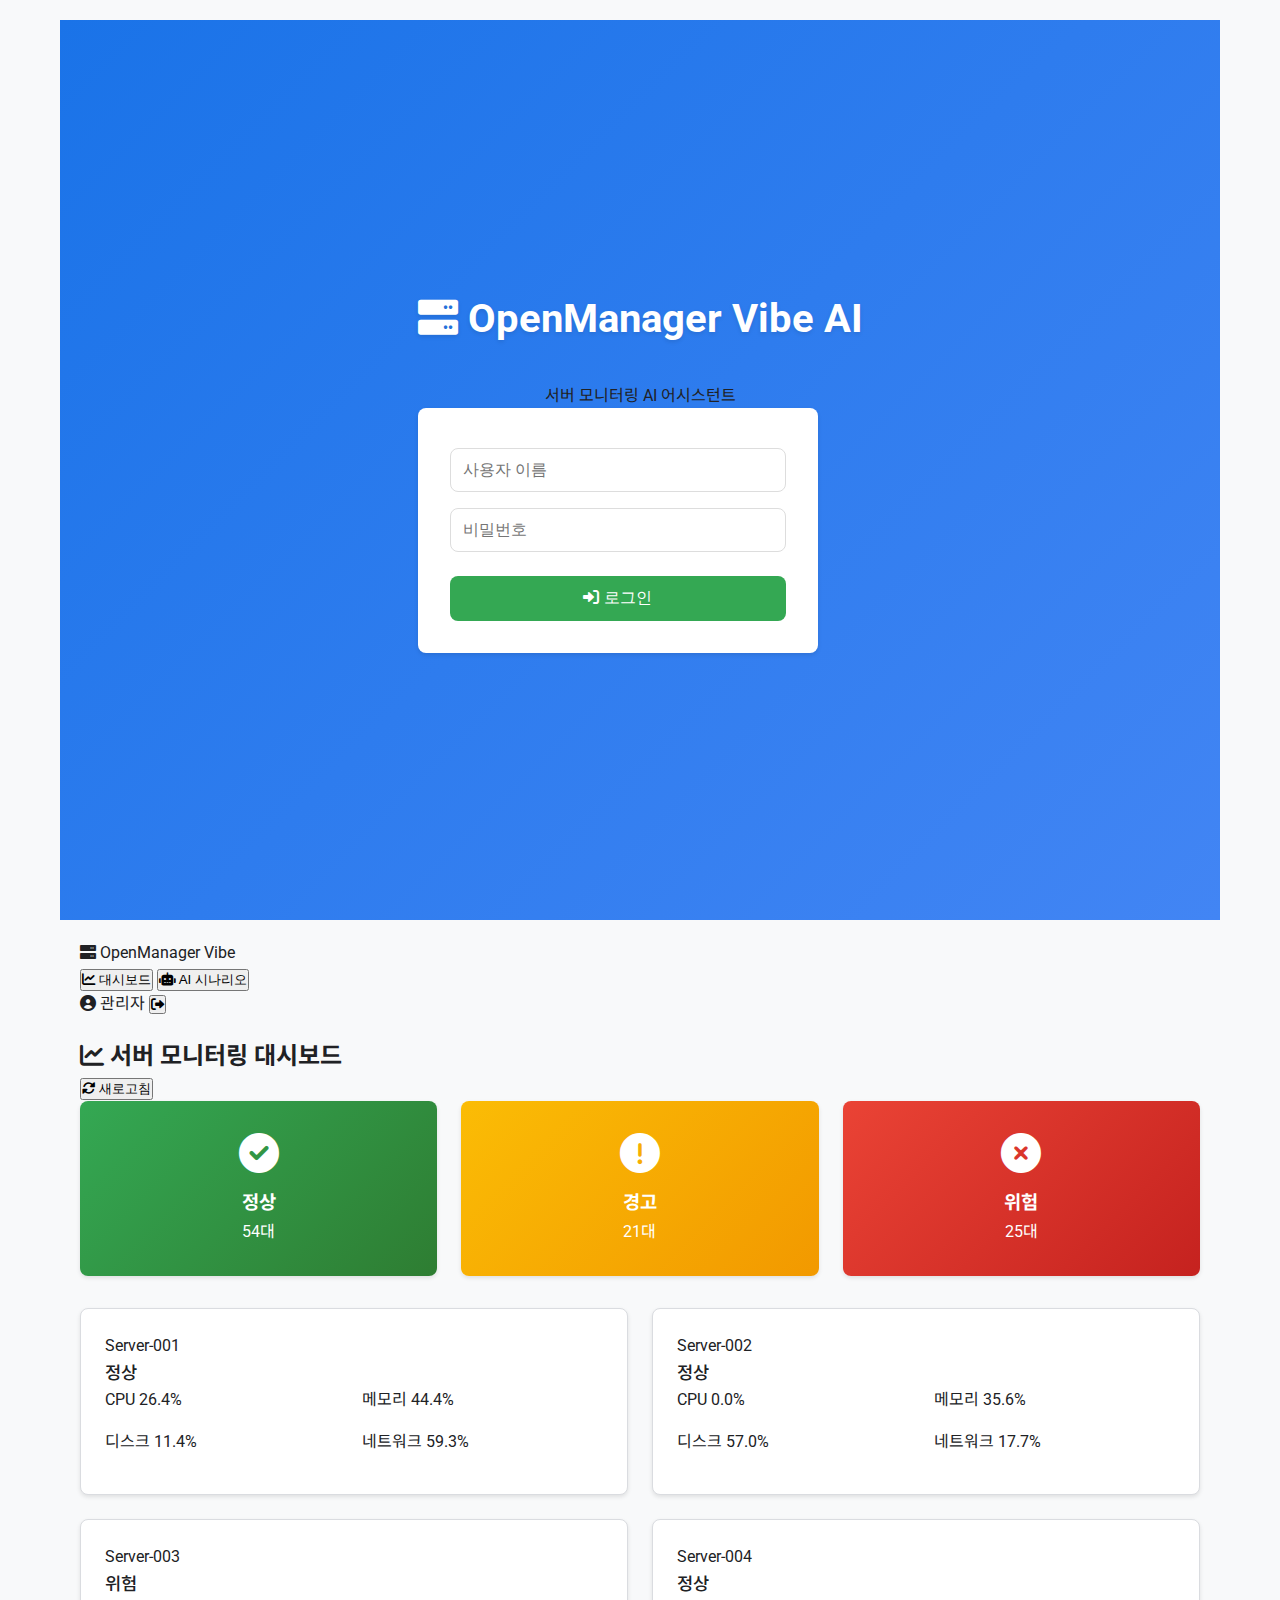
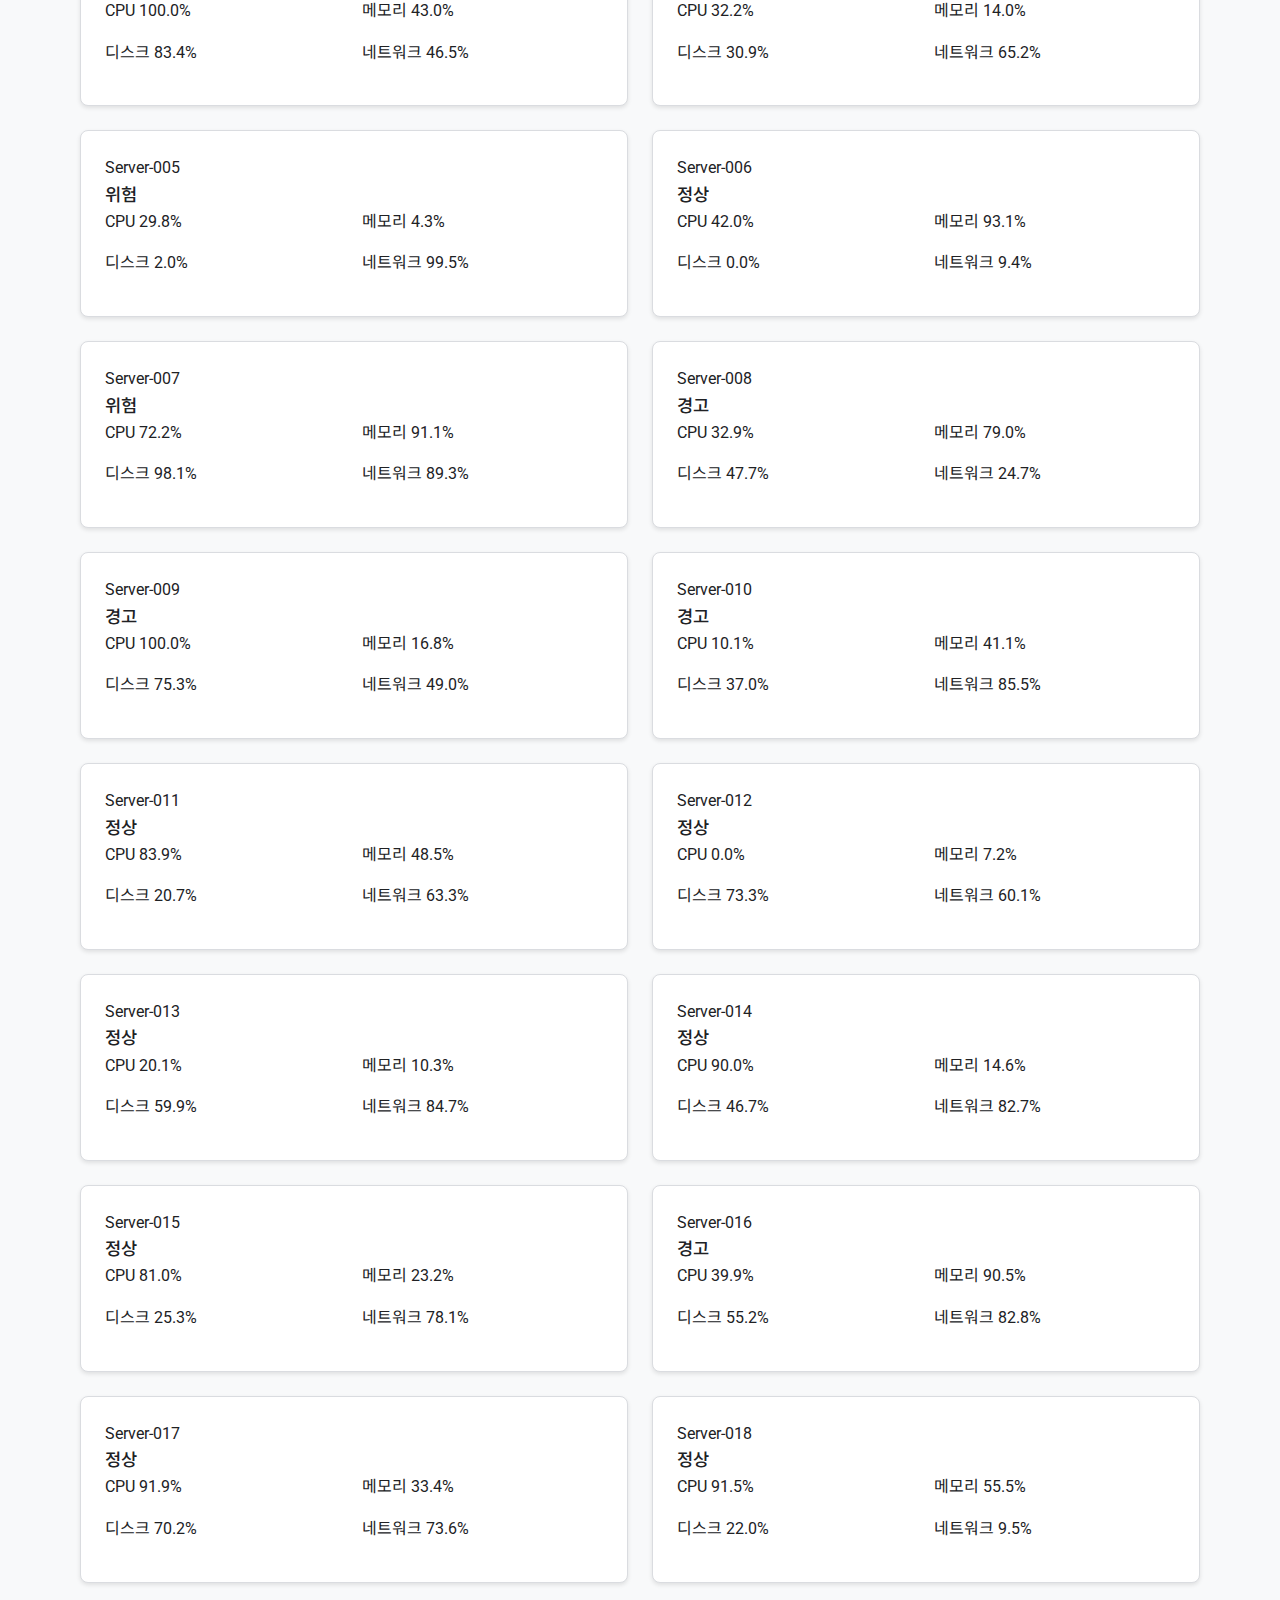
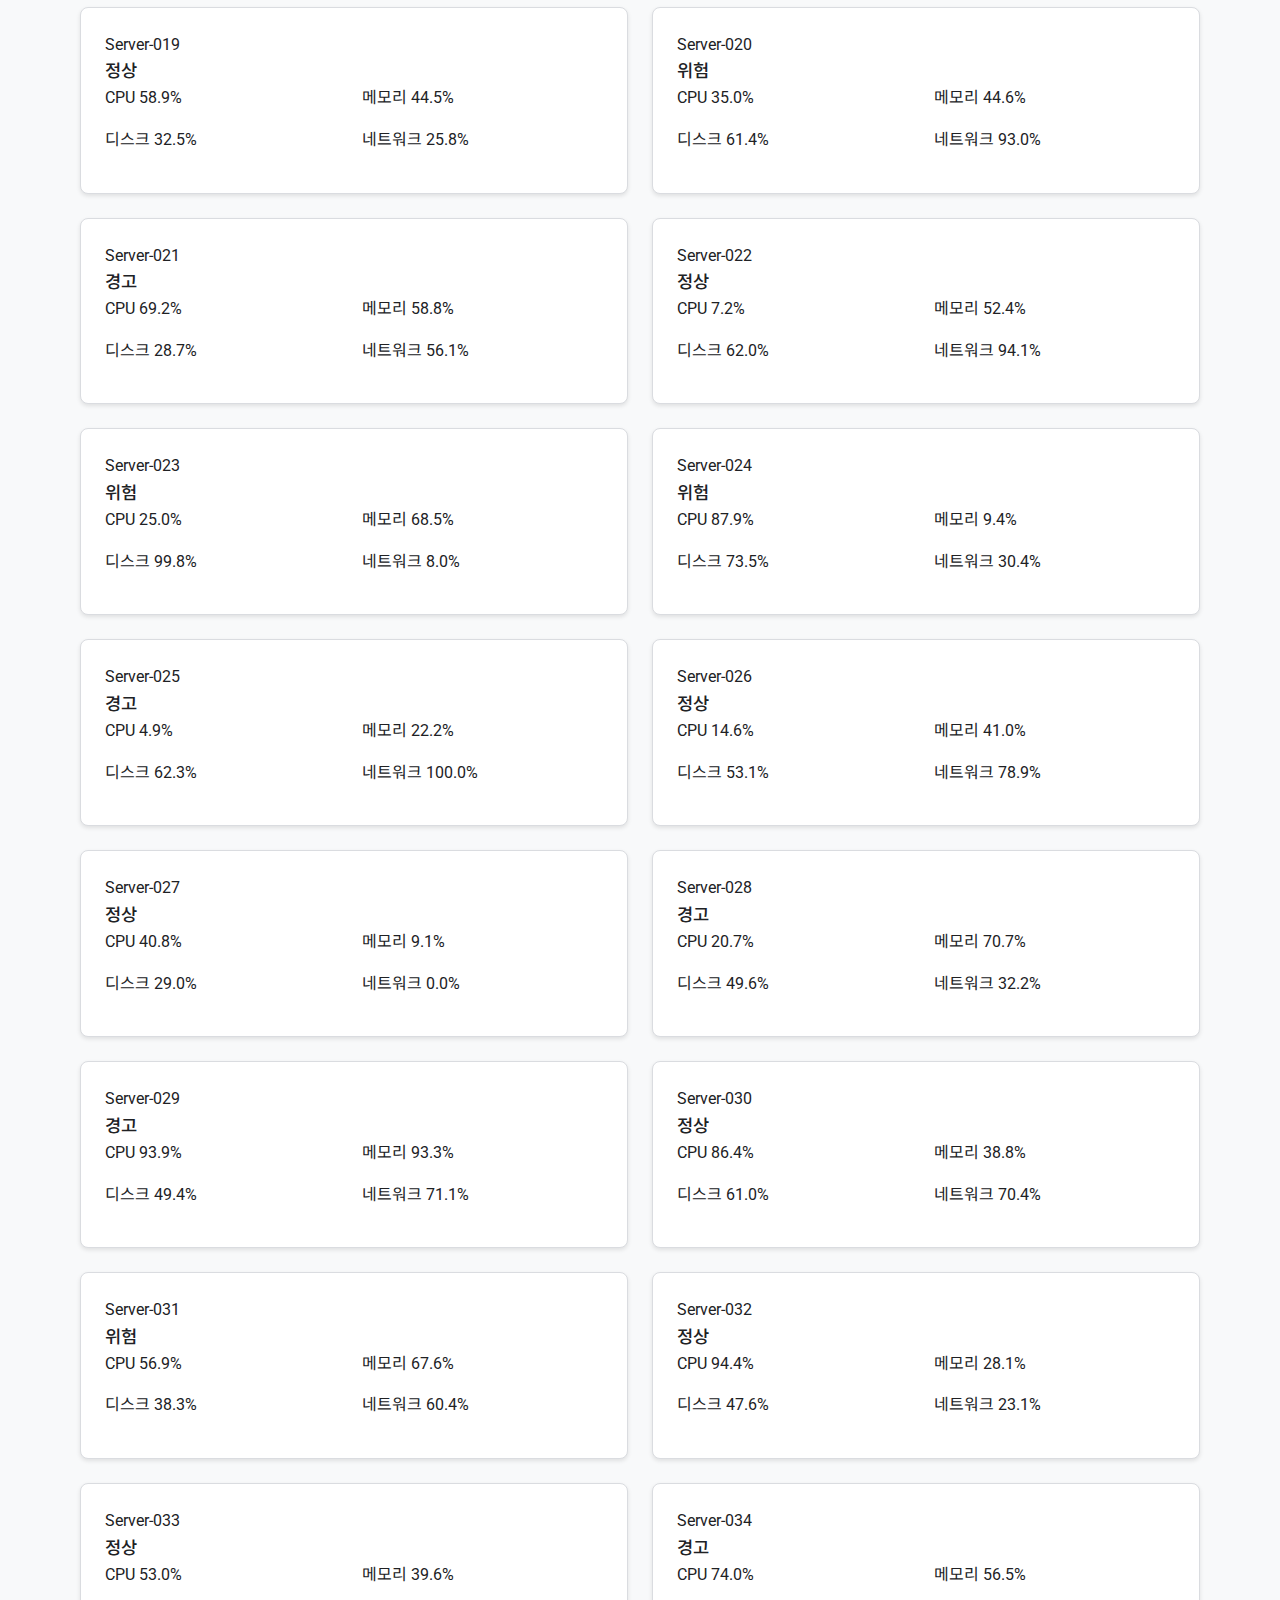
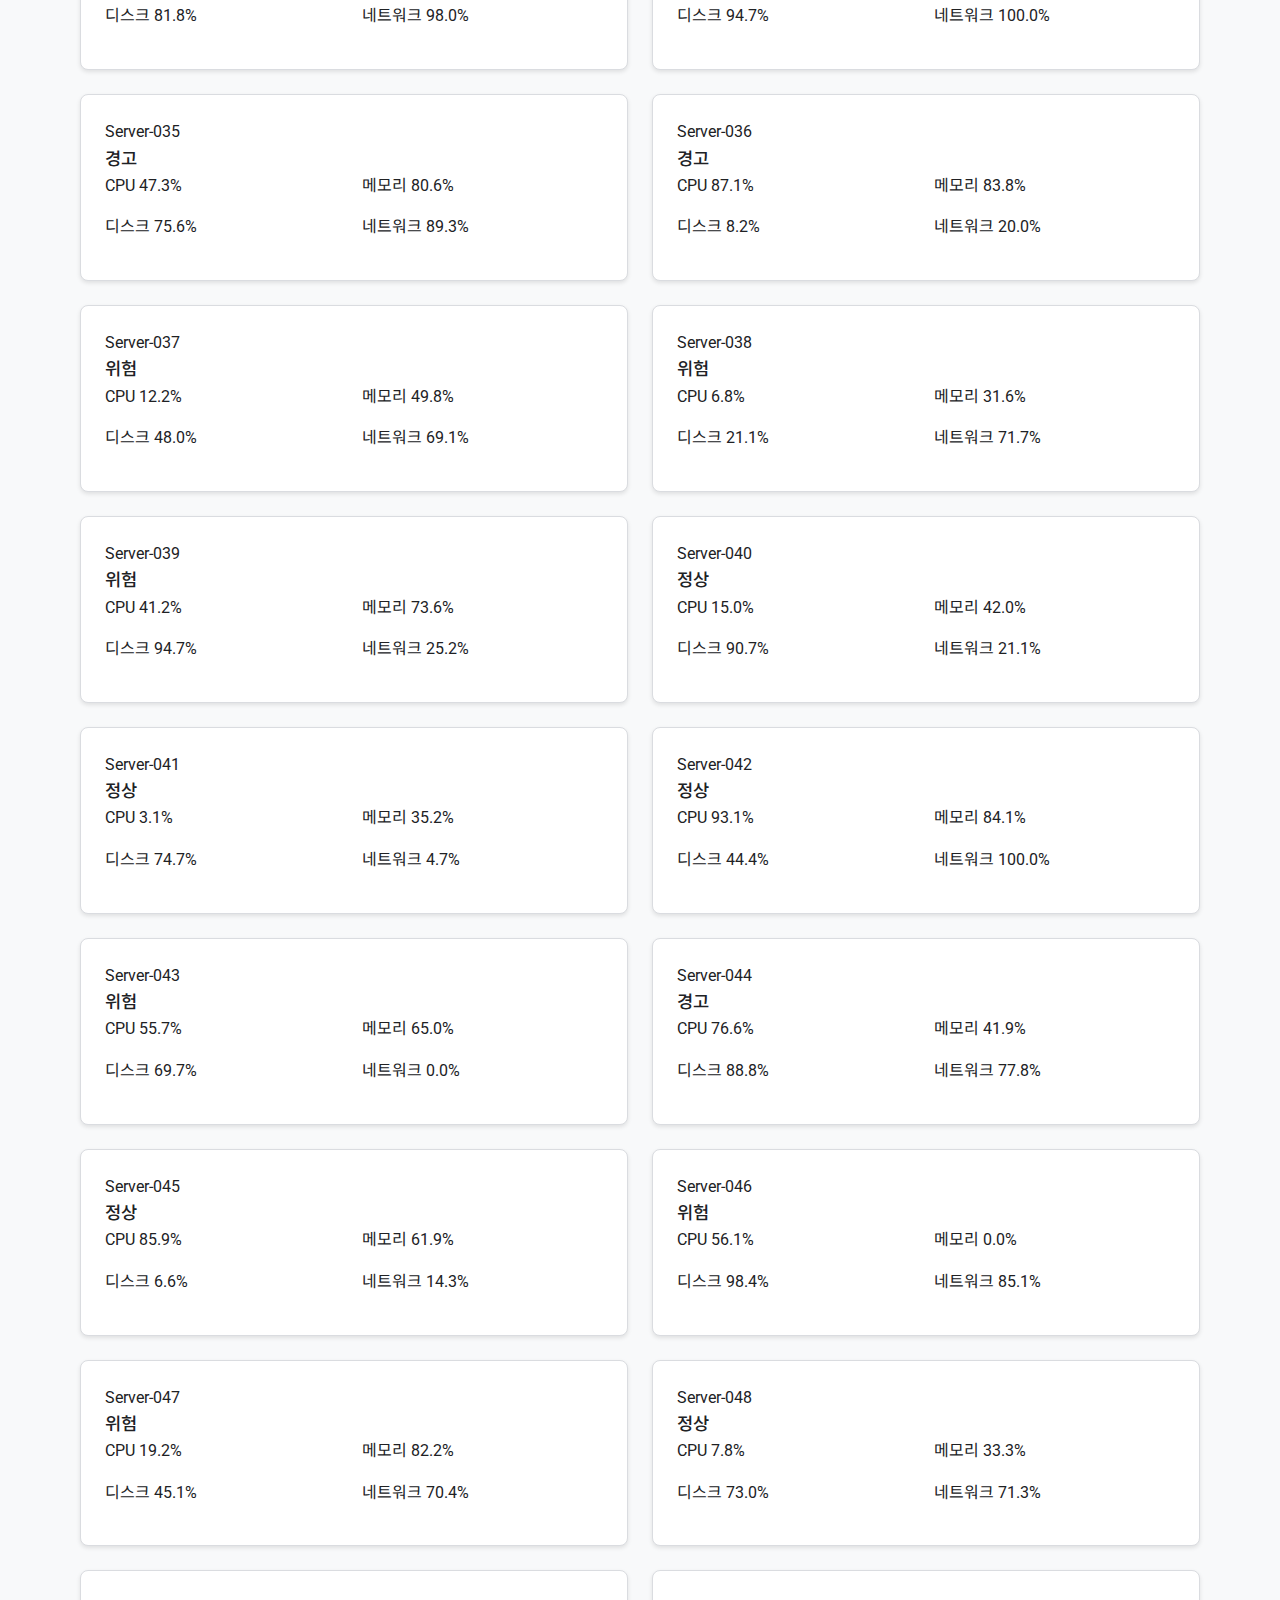
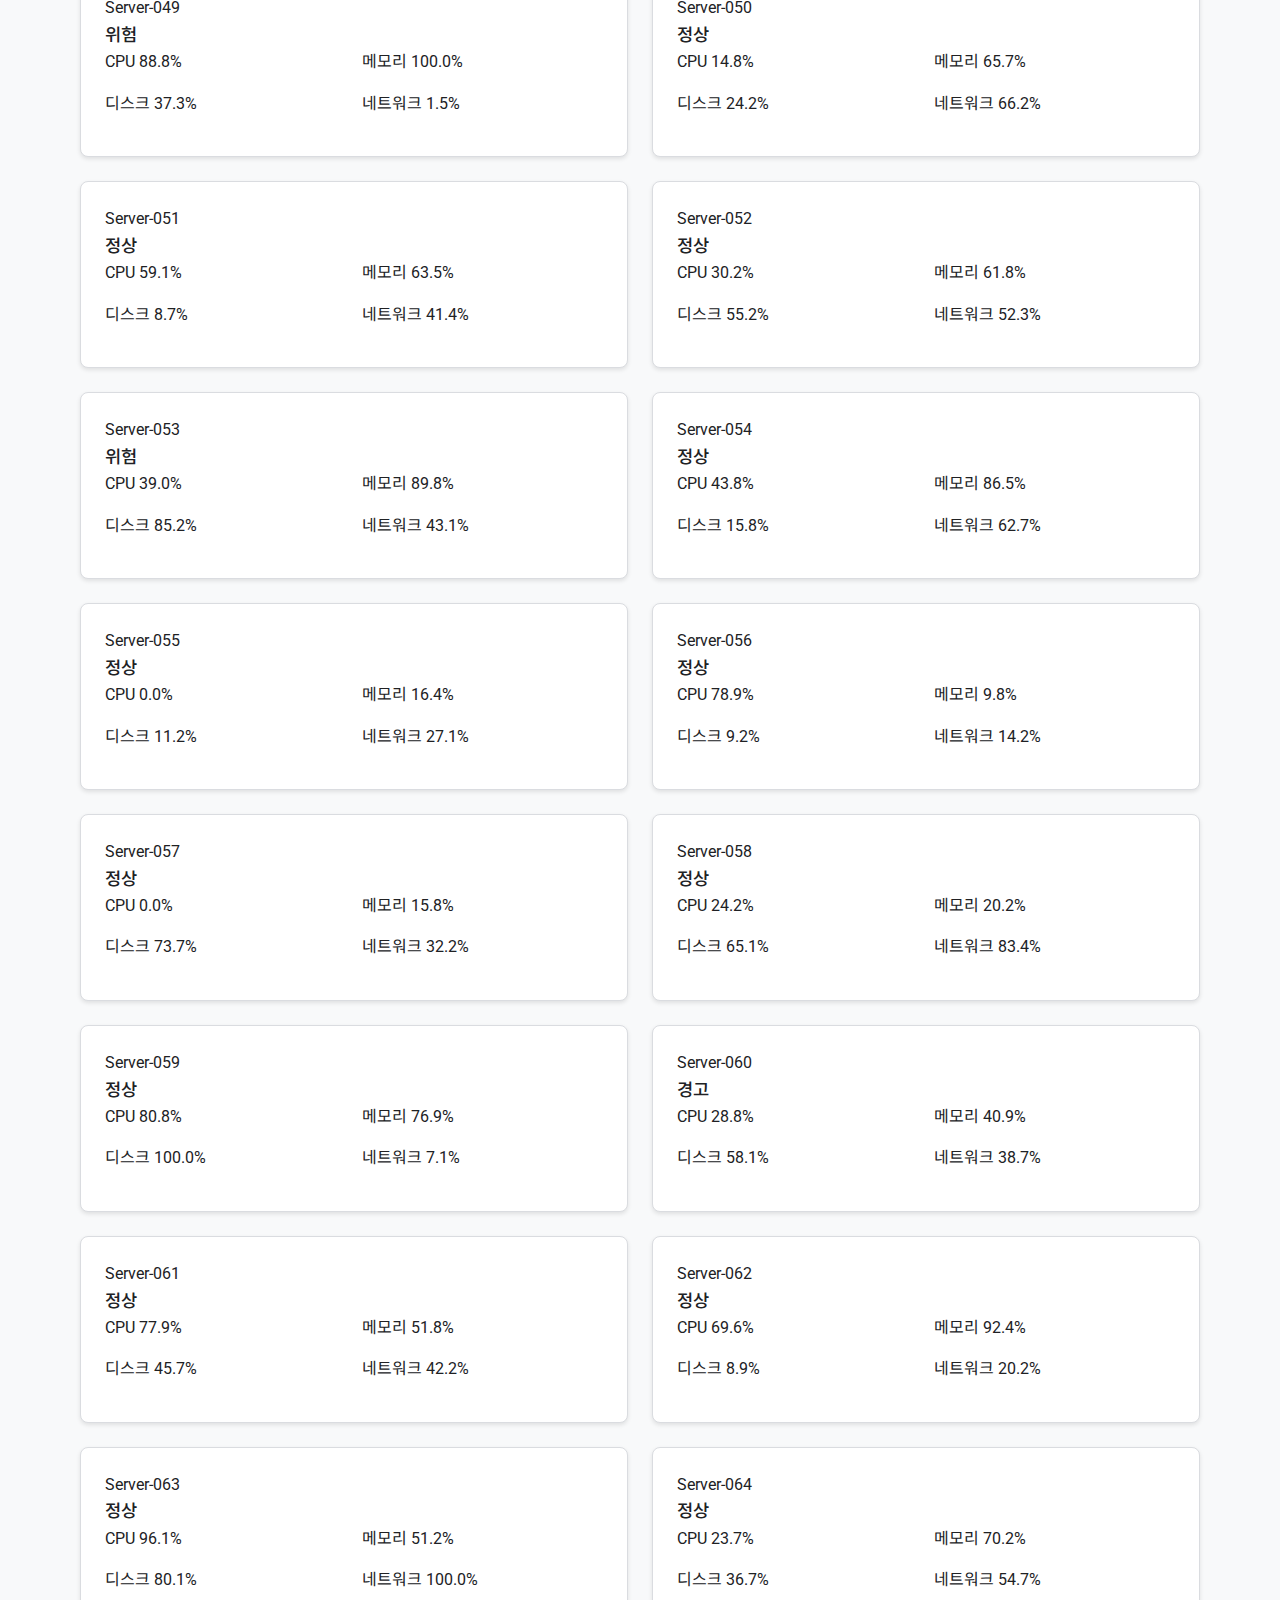
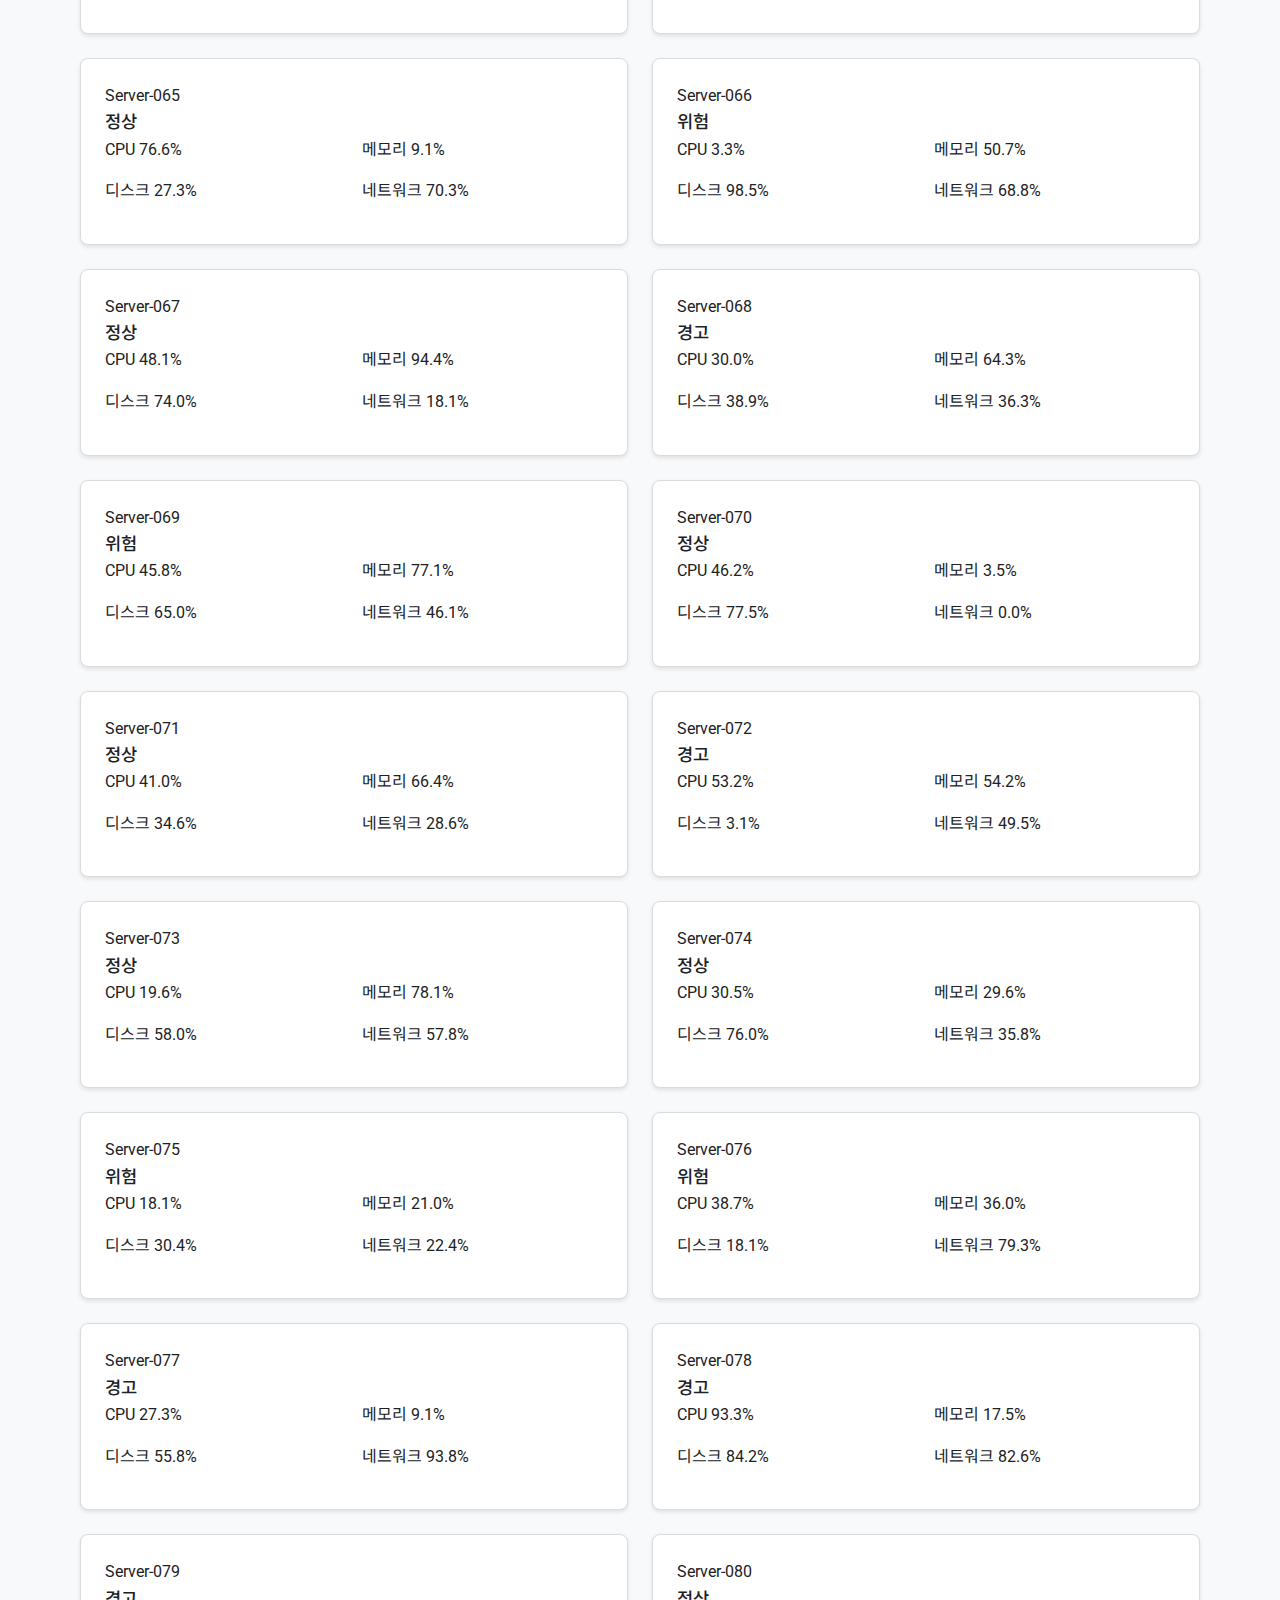
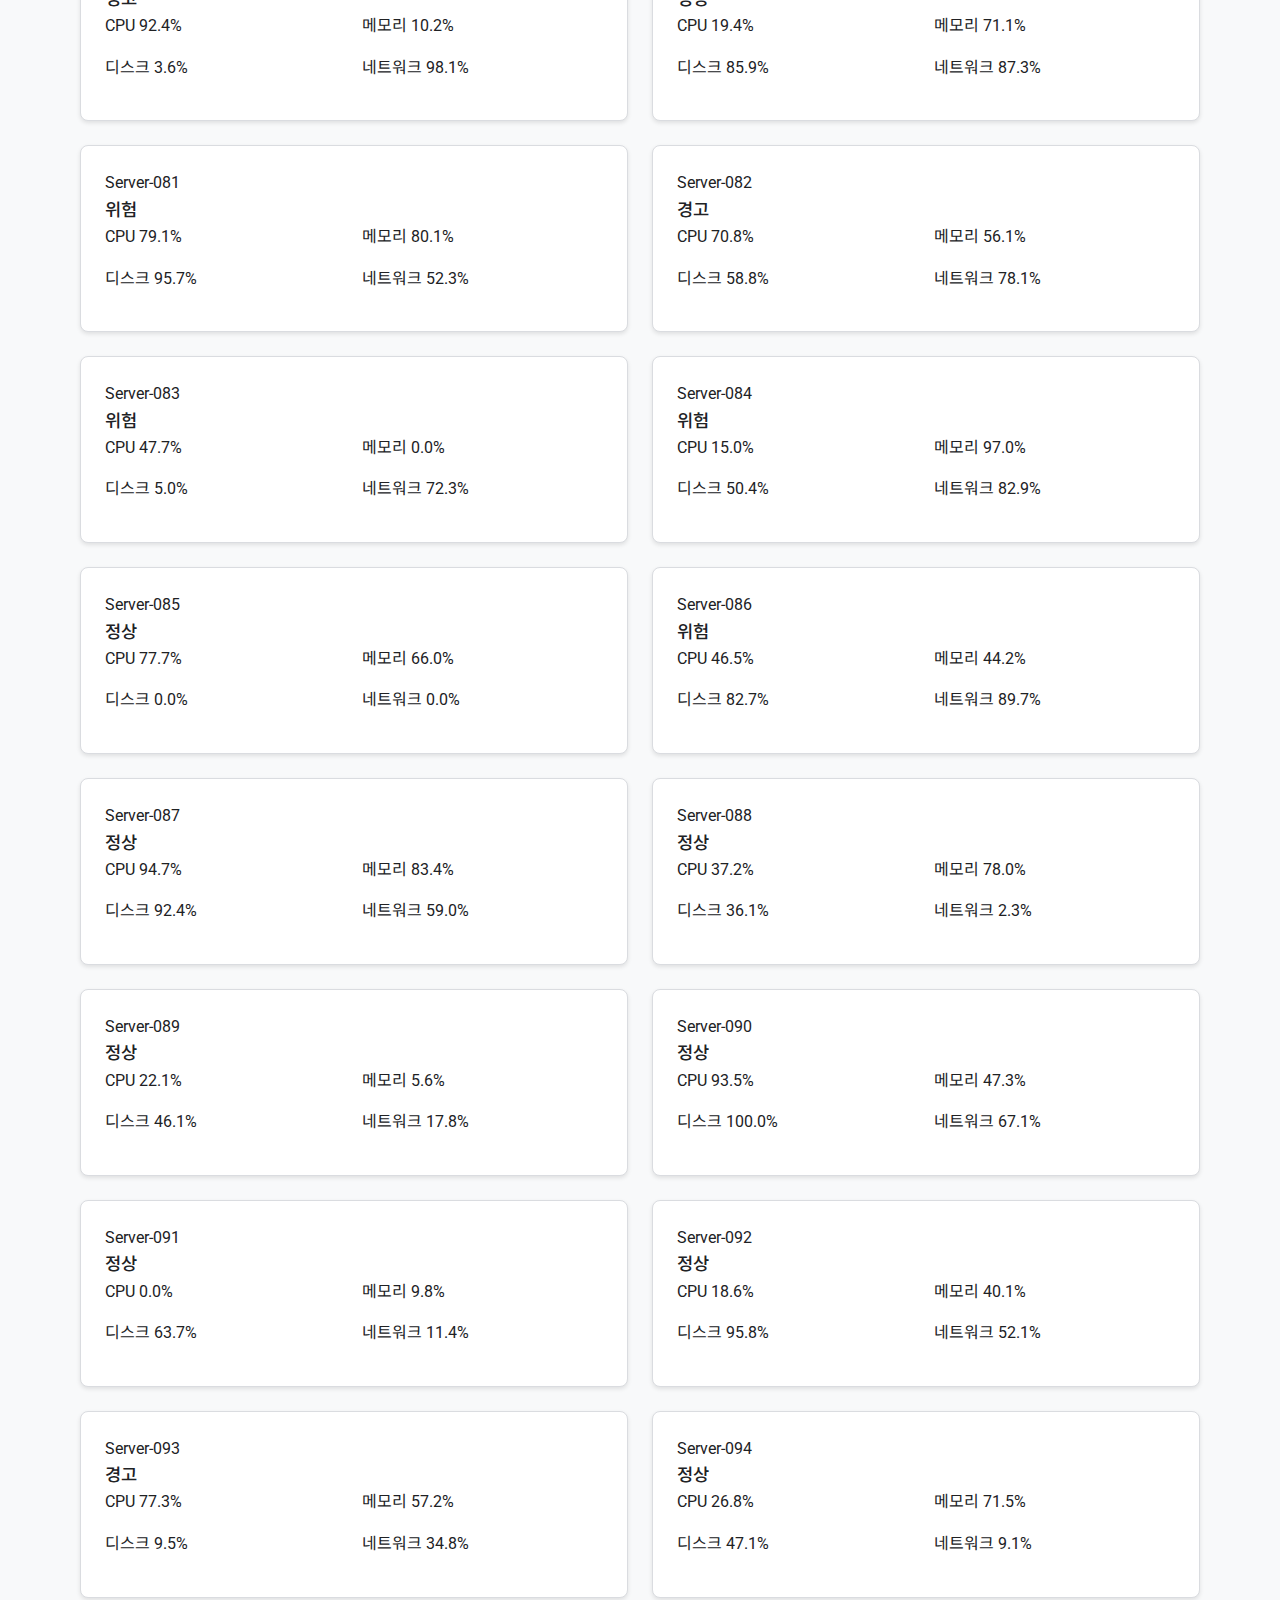
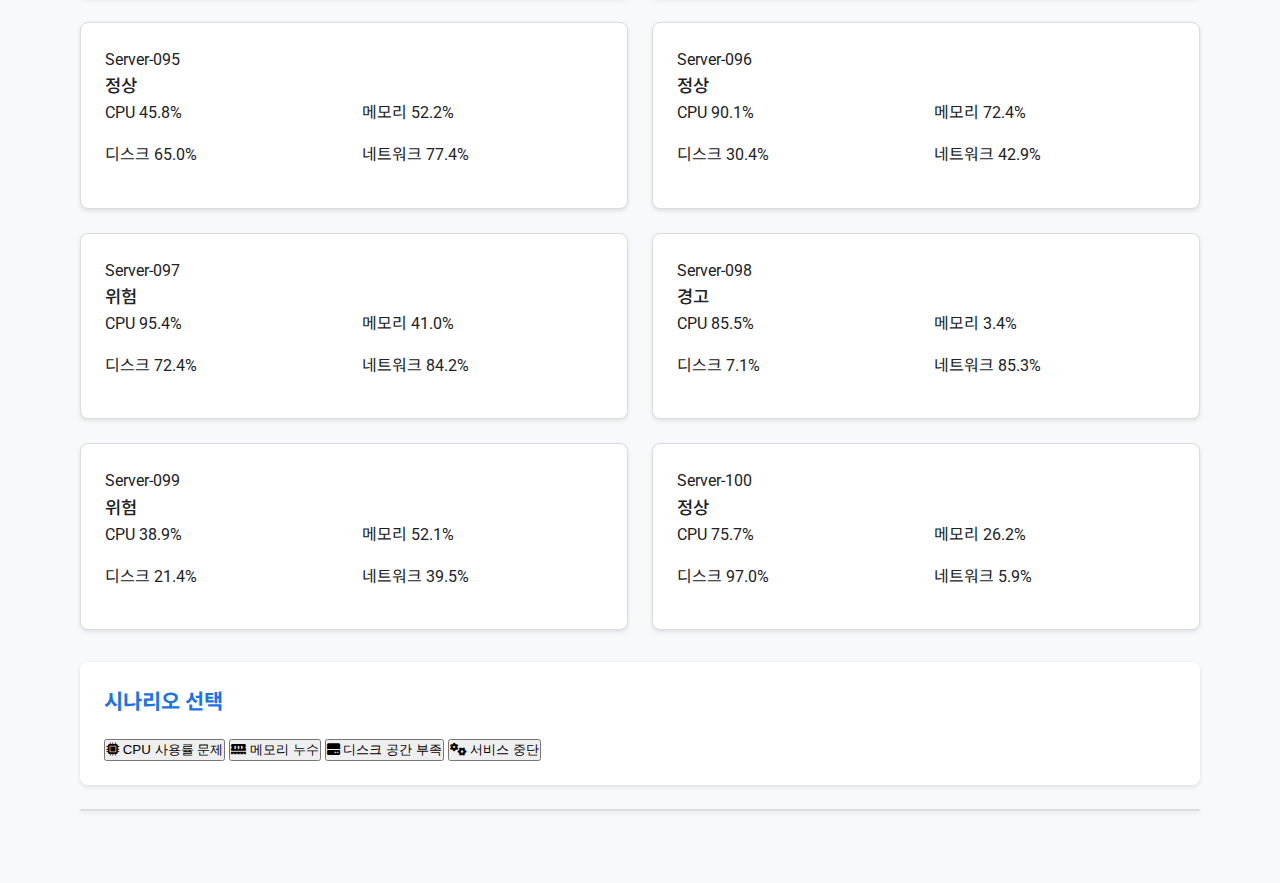
<file: index.html>
<!DOCTYPE html>
<html lang="ko">
<head>
    <meta charset="UTF-8">
    <meta name="viewport" content="width=device-width, initial-scale=1.0">
    <title>OpenManager Vibe AI Assistant</title>
    <link rel="stylesheet" href="css/style.css">
    <link href="https://fonts.googleapis.com/css2?family=Roboto:wght@300;400;500;700&family=Noto+Sans+KR:wght@300;400;500;700&display=swap" rel="stylesheet">
    <link rel="stylesheet" href="https://cdnjs.cloudflare.com/ajax/libs/font-awesome/6.0.0/css/all.min.css">
</head>
<body>
    <div class="container">
        <div id="loginSection" class="login-section">
            <div class="login-card">
                <h1><i class="fas fa-server"></i> OpenManager Vibe AI</h1>
                <p>서버 모니터링 AI 어시스턴트</p>
                <div class="login-form">
                    <input type="text" id="username" placeholder="사용자 이름" class="input-field">
                    <input type="password" id="password" placeholder="비밀번호" class="input-field">
                    <button onclick="handleLogin()" class="btn-primary">
                        <i class="fas fa-sign-in-alt"></i> 로그인
                    </button>
                </div>
            </div>
        </div>

        <div id="dashboard" class="dashboard hidden">
            <div class="sidebar">
                <div class="logo">
                    <i class="fas fa-server"></i>
                    <span>OpenManager Vibe</span>
                </div>
                <nav>
                    <button class="nav-item active" onclick="showDashboard()">
                        <i class="fas fa-chart-line"></i> 대시보드
                    </button>
                    <button class="nav-item" onclick="showScenarioSelector()">
                        <i class="fas fa-robot"></i> AI 시나리오
                    </button>
                </nav>
                <div class="user-info">
                    <i class="fas fa-user-circle"></i>
                    <span id="currentUser">관리자</span>
                    <button onclick="handleLogout()" class="btn-logout">
                        <i class="fas fa-sign-out-alt"></i>
                    </button>
                </div>
            </div>

            <div class="main-content">
                <div class="header">
                    <h2><i class="fas fa-chart-line"></i> 서버 모니터링 대시보드</h2>
                    <div class="header-actions">
                        <button class="btn-refresh" onclick="refreshData()">
                            <i class="fas fa-sync-alt"></i> 새로고침
                        </button>
                    </div>
                </div>

                <div class="status-summary" id="statusSummary">
                    <!-- 상태 요약이 여기에 동적으로 추가됩니다 -->
                </div>

                <div class="server-list" id="serverList">
                    <!-- 서버 목록이 여기에 동적으로 추가됩니다 -->
                </div>

                <div class="scenario-section hidden" id="scenarioSection">
                    <div class="scenario-selector">
                        <h3>시나리오 선택</h3>
                        <div class="scenario-list">
                            <button class="scenario-item" onclick="handleScenarioChange('cpu')">
                                <i class="fas fa-microchip"></i> CPU 사용률 문제
                            </button>
                            <button class="scenario-item" onclick="handleScenarioChange('memory')">
                                <i class="fas fa-memory"></i> 메모리 누수
                            </button>
                            <button class="scenario-item" onclick="handleScenarioChange('disk')">
                                <i class="fas fa-hdd"></i> 디스크 공간 부족
                            </button>
                            <button class="scenario-item" onclick="handleScenarioChange('service')">
                                <i class="fas fa-cogs"></i> 서비스 중단
                            </button>
                        </div>
                    </div>
                    <div class="ai-response" id="aiResponse">
                        <!-- AI 응답이 여기에 동적으로 추가됩니다 -->
                    </div>
                </div>
            </div>
        </div>
    </div>
    <script src="js/main.js"></script>
</body>
</html>
</file>
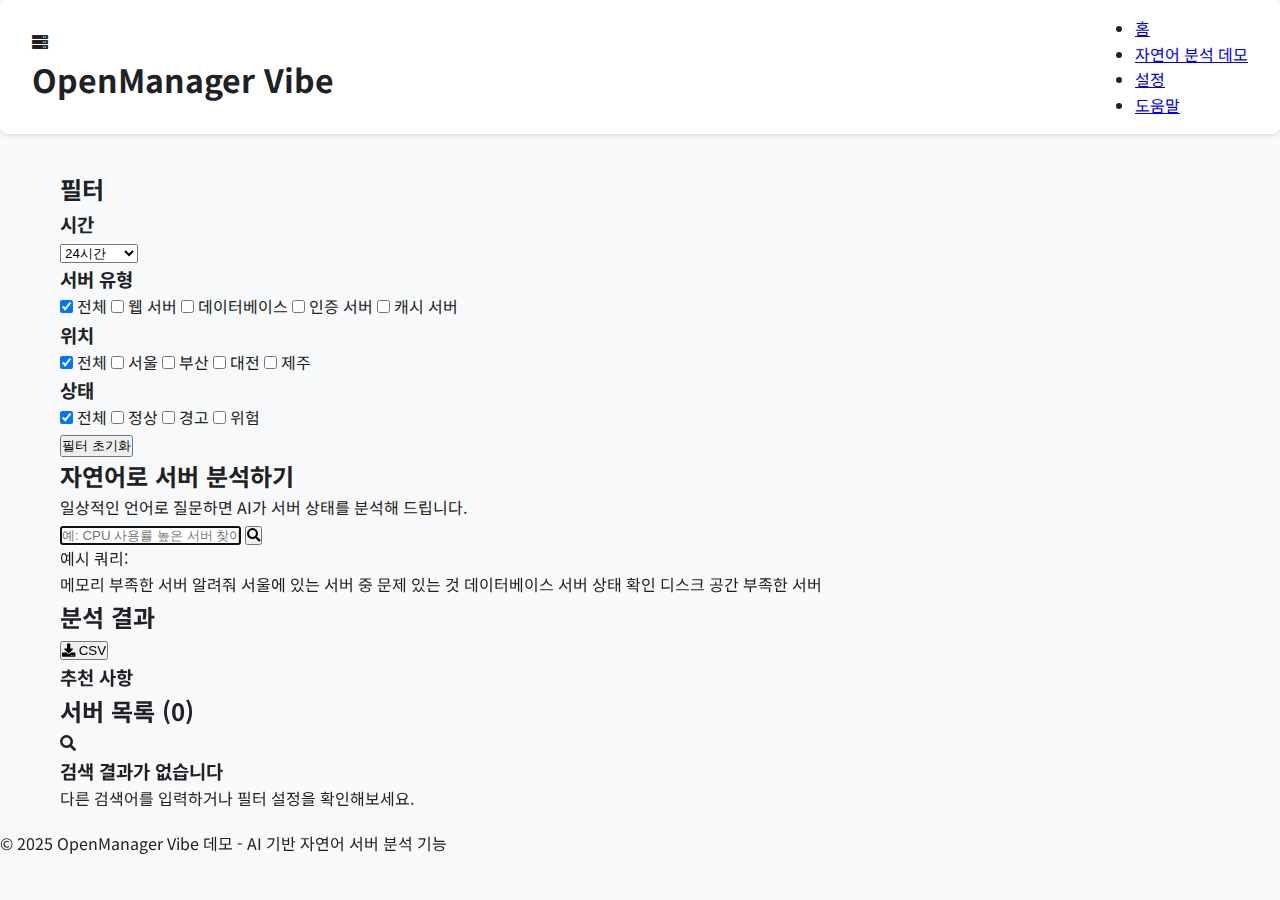
<file: demo.html>
<!DOCTYPE html>
<html lang="ko">
<head>
    <meta charset="UTF-8">
    <meta name="viewport" content="width=device-width, initial-scale=1.0">
    <title>OpenManager 자연어 기반 서버 분석 데모</title>
    <link rel="stylesheet" href="style.css">
    <link href="https://fonts.googleapis.com/css2?family=Noto+Sans+KR:wght@300;400;500;700&display=swap" rel="stylesheet">
    <link rel="stylesheet" href="https://cdnjs.cloudflare.com/ajax/libs/font-awesome/5.15.4/css/all.min.css">
</head>
<body>
    <header class="app-header">
        <div class="logo">
            <i class="fas fa-server"></i>
            <h1>OpenManager <span>Vibe</span></h1>
        </div>
        <nav class="main-nav">
            <ul>
                <li><a href="index.html">홈</a></li>
                <li><a href="demo.html" class="active">자연어 분석 데모</a></li>
                <li><a href="#" class="disabled">설정</a></li>
                <li><a href="#" class="disabled">도움말</a></li>
            </ul>
        </nav>
    </header>
    
    <div class="container">
        <aside class="sidebar">
            <h2>필터</h2>
            <div class="filter-group">
                <h3>시간</h3>
                <select id="timeFilter">
                    <option value="all">모든 시간</option>
                    <option value="1h">1시간</option>
                    <option value="6h">6시간</option>
                    <option value="24h" selected>24시간</option>
                    <option value="7d">7일</option>
                </select>
            </div>
            <div class="filter-group">
                <h3>서버 유형</h3>
                <div class="checkbox-group">
                    <label><input type="checkbox" name="serverType" value="all" checked> 전체</label>
                    <label><input type="checkbox" name="serverType" value="web"> 웹 서버</label>
                    <label><input type="checkbox" name="serverType" value="database"> 데이터베이스</label>
                    <label><input type="checkbox" name="serverType" value="auth"> 인증 서버</label>
                    <label><input type="checkbox" name="serverType" value="cache"> 캐시 서버</label>
                </div>
            </div>
            <div class="filter-group">
                <h3>위치</h3>
                <div class="checkbox-group">
                    <label><input type="checkbox" name="location" value="all" checked> 전체</label>
                    <label><input type="checkbox" name="location" value="Seoul"> 서울</label>
                    <label><input type="checkbox" name="location" value="Busan"> 부산</label>
                    <label><input type="checkbox" name="location" value="Daejeon"> 대전</label>
                    <label><input type="checkbox" name="location" value="Jeju"> 제주</label>
                </div>
            </div>
            <div class="filter-group">
                <h3>상태</h3>
                <div class="checkbox-group">
                    <label><input type="checkbox" name="status" value="all" checked> 전체</label>
                    <label><input type="checkbox" name="status" value="normal"> 정상</label>
                    <label><input type="checkbox" name="status" value="warning"> 경고</label>
                    <label><input type="checkbox" name="status" value="critical"> 위험</label>
                </div>
            </div>
            <div class="filter-actions">
                <button id="resetFilters">필터 초기화</button>
            </div>
        </aside>
        
        <main class="main-content">
            <section class="search-section">
                <h2>자연어로 서버 분석하기</h2>
                <p class="description">일상적인 언어로 질문하면 AI가 서버 상태를 분석해 드립니다.</p>
                
                <div class="search-box">
                    <input type="text" id="queryInput" placeholder="예: CPU 사용률 높은 서버 찾아줘" autofocus>
                    <button id="searchButton">
                        <i class="fas fa-search"></i>
                    </button>
                </div>
                
                <div class="examples">
                    <p>예시 쿼리:</p>
                    <div class="example-chips">
                        <span class="chip" data-query="메모리 부족한 서버 알려줘">메모리 부족한 서버 알려줘</span>
                        <span class="chip" data-query="서울에 있는 서버 중 문제 있는 것">서울에 있는 서버 중 문제 있는 것</span>
                        <span class="chip" data-query="데이터베이스 서버 상태 확인">데이터베이스 서버 상태 확인</span>
                        <span class="chip" data-query="디스크 공간 부족한 서버">디스크 공간 부족한 서버</span>
                    </div>
                </div>
            </section>
            
            <section id="summary-section" class="summary-section hidden">
                <div class="summary-header">
                    <h2 id="summary-title">분석 결과</h2>
                    <div class="summary-actions">
                        <button id="downloadCSV" title="CSV 다운로드">
                            <i class="fas fa-download"></i> CSV
                        </button>
                    </div>
                </div>
                
                <div class="summary-content">
                    <p id="summary-description"></p>
                    
                    <div class="recommendations">
                        <h3>추천 사항</h3>
                        <ul id="recommendations-list"></ul>
                    </div>
                </div>
            </section>
            
            <section id="results-section" class="results-section hidden">
                <h2>서버 목록 (<span id="server-count">0</span>)</h2>
                
                <div class="server-grid" id="server-grid"></div>
            </section>
            
            <div id="empty-results" class="empty-results hidden">
                <i class="fas fa-search"></i>
                <h3>검색 결과가 없습니다</h3>
                <p>다른 검색어를 입력하거나 필터 설정을 확인해보세요.</p>
            </div>
        </main>
    </div>
    
    <template id="server-card-template">
        <div class="server-card">
            <div class="server-header">
                <div class="server-name"></div>
                <div class="server-status"></div>
            </div>
            <div class="server-info">
                <div class="info-item">
                    <span class="label">위치:</span>
                    <span class="location-value"></span>
                </div>
                <div class="info-item">
                    <span class="label">유형:</span>
                    <span class="type-value"></span>
                </div>
            </div>
            <div class="server-metrics">
                <div class="metric">
                    <div class="metric-name">CPU</div>
                    <div class="metric-bar">
                        <div class="bar-fill cpu-bar"></div>
                    </div>
                    <div class="metric-value cpu-value"></div>
                </div>
                <div class="metric">
                    <div class="metric-name">메모리</div>
                    <div class="metric-bar">
                        <div class="bar-fill memory-bar"></div>
                    </div>
                    <div class="metric-value memory-value"></div>
                </div>
                <div class="metric">
                    <div class="metric-name">디스크</div>
                    <div class="metric-bar">
                        <div class="bar-fill disk-bar"></div>
                    </div>
                    <div class="metric-value disk-value"></div>
                </div>
                <div class="metric">
                    <div class="metric-name">네트워크</div>
                    <div class="metric-bar">
                        <div class="bar-fill network-bar"></div>
                    </div>
                    <div class="metric-value network-value"></div>
                </div>
            </div>
        </div>
    </template>
    
    <footer class="app-footer">
        <p>&copy; 2025 OpenManager Vibe 데모 - AI 기반 자연어 서버 분석 기능</p>
    </footer>
    
    <script src="fixed_dummy_data.js"></script>
    <script src="data_processor.js"></script>
    <script src="summary.js"></script>
    <script>
        // 서버 데이터
        let allServers = [];
        let filteredServers = [];
        
        // DOM 로드 완료 후 초기화
        document.addEventListener('DOMContentLoaded', () => {
            // 더미 데이터 생성
            allServers = generateFixedServerData();
            filteredServers = [...allServers];
            
            // 이벤트 리스너 설정
            setupEventListeners();
        });
        
        // 이벤트 리스너 설정
        function setupEventListeners() {
            // 검색 버튼 클릭
            document.getElementById('searchButton').addEventListener('click', handleSearch);
            
            // 엔터 키 처리
            document.getElementById('queryInput').addEventListener('keyup', (e) => {
                if (e.key === 'Enter') {
                    handleSearch();
                }
            });
            
            // 예시 쿼리 클릭
            document.querySelectorAll('.chip').forEach(chip => {
                chip.addEventListener('click', () => {
                    document.getElementById('queryInput').value = chip.dataset.query;
                    handleSearch();
                });
            });
            
            // 필터 초기화
            document.getElementById('resetFilters').addEventListener('click', resetFilters);
            
            // 필터 변경 이벤트
            document.querySelectorAll('input[type="checkbox"], select').forEach(element => {
                element.addEventListener('change', applyFilters);
            });
            
            // CSV 다운로드
            document.getElementById('downloadCSV').addEventListener('click', downloadCSV);
        }
        
        // 검색 처리
        function handleSearch() {
            const query = document.getElementById('queryInput').value.trim();
            
            if (query === '') {
                alert('검색어를 입력해주세요.');
                return;
            }
            
            // 필터 적용된 서버에서 검색
            const filtered = filterServersByQuery(allServers, query);
            updateResults(filtered, query);
        }
        
        // 필터 초기화
        function resetFilters() {
            // 모든 체크박스 초기화
            document.querySelectorAll('.checkbox-group input[value="all"]').forEach(checkbox => {
                checkbox.checked = true;
            });
            
            document.querySelectorAll('.checkbox-group input:not([value="all"])').forEach(checkbox => {
                checkbox.checked = false;
            });
            
            // 시간 필터 초기화
            document.getElementById('timeFilter').value = '24h';
            
            // 결과 업데이트
            applyFilters();
        }
        
        // 필터 적용
        function applyFilters() {
            // 기존 쿼리가 있으면 재검색
            const query = document.getElementById('queryInput').value.trim();
            if (query !== '') {
                handleSearch();
            }
        }
        
        // 결과 업데이트
        function updateResults(servers, query) {
            filteredServers = servers;
            
            // 요약 정보 생성
            const summary = generateSummaryFromQuery(query, filteredServers, allServers);
            updateSummarySection(summary);
            
            // 결과 섹션 표시 설정
            document.getElementById('summary-section').classList.remove('hidden');
            document.getElementById('results-section').classList.remove('hidden');
            
            // 결과 수 업데이트
            document.getElementById('server-count').textContent = filteredServers.length;
            
            // 빈 결과 처리
            if (filteredServers.length === 0) {
                document.getElementById('results-section').classList.add('hidden');
                document.getElementById('empty-results').classList.remove('hidden');
            } else {
                document.getElementById('empty-results').classList.add('hidden');
                renderServerGrid(filteredServers);
            }
        }
        
        // 요약 섹션 업데이트
        function updateSummarySection(summary) {
            document.getElementById('summary-title').textContent = summary.title;
            document.getElementById('summary-description').textContent = summary.description;
            
            const recommendationsList = document.getElementById('recommendations-list');
            recommendationsList.innerHTML = '';
            
            summary.recommendations.forEach(rec => {
                const li = document.createElement('li');
                li.textContent = rec;
                recommendationsList.appendChild(li);
            });
        }
        
        // 서버 그리드 렌더링
        function renderServerGrid(servers) {
            const grid = document.getElementById('server-grid');
            grid.innerHTML = '';
            
            // 템플릿 가져오기
            const template = document.getElementById('server-card-template');
            
            // 각 서버에 대해 카드 생성
            servers.forEach(server => {
                const card = template.content.cloneNode(true);
                
                // 서버 기본 정보
                card.querySelector('.server-name').textContent = server.name;
                
                // 서버 상태
                const statusElement = card.querySelector('.server-status');
                statusElement.textContent = getStatusText(server.status);
                statusElement.classList.add(server.status);
                
                // 서버 정보
                card.querySelector('.location-value').textContent = server.location;
                card.querySelector('.type-value').textContent = getTypeText(server.type);
                
                // 메트릭 업데이트
                updateMetric(card, 'cpu', server.cpu);
                updateMetric(card, 'memory', server.memory);
                updateMetric(card, 'disk', server.disk);
                updateMetric(card, 'network', server.network);
                
                // 그리드에 추가
                grid.appendChild(card);
            });
        }
        
        // 메트릭 UI 업데이트
        function updateMetric(card, metricName, value) {
            const barFill = card.querySelector(`.${metricName}-bar`);
            const valueElement = card.querySelector(`.${metricName}-value`);
            
            barFill.style.width = `${value}%`;
            valueElement.textContent = `${value}%`;
            
            // 임계값에 따라 색상 설정
            if (value > 80) {
                barFill.classList.add('critical');
            } else if (value > 60) {
                barFill.classList.add('warning');
            } else {
                barFill.classList.add('normal');
            }
        }
        
        // 상태 텍스트 반환
        function getStatusText(status) {
            switch (status) {
                case 'normal': return '정상';
                case 'warning': return '경고';
                case 'critical': return '위험';
                default: return status;
            }
        }
        
        // 서버 유형 텍스트 반환
        function getTypeText(type) {
            switch (type) {
                case 'web': return '웹 서버';
                case 'database': return '데이터베이스';
                case 'auth': return '인증 서버';
                case 'cache': return '캐시 서버';
                default: return type;
            }
        }
        
        // CSV 다운로드
        function downloadCSV() {
            if (filteredServers.length === 0) {
                alert('다운로드할 데이터가 없습니다.');
                return;
            }
            
            const csvContent = convertToCSV(filteredServers);
            const blob = new Blob([csvContent], { type: 'text/csv;charset=utf-8;' });
            const url = URL.createObjectURL(blob);
            
            const link = document.createElement('a');
            link.setAttribute('href', url);
            link.setAttribute('download', `server_data_${new Date().toISOString().slice(0, 10)}.csv`);
            link.style.display = 'none';
            
            document.body.appendChild(link);
            link.click();
            document.body.removeChild(link);
        }
    </script>
</body>
</html>
</file>
<file: css/style.css>
:root {
    /* OpenManager 스타일 컬러 팔레트 */
    --primary-color: #1a73e8;
    --secondary-color: #34a853;
    --danger-color: #ea4335;
    --warning-color: #fbbc05;
    --info-color: #4285f4;
    --background-color: #f8f9fa;
    --text-color: #202124;
    --card-background: #ffffff;
    --border-color: #dadce0;
    --border-radius: 8px;
    --box-shadow: 0 2px 4px rgba(0, 0, 0, 0.1);
    --transition: all 0.3s ease;
}

* {
    margin: 0;
    padding: 0;
    box-sizing: border-box;
}

body {
    font-family: 'Roboto', 'Noto Sans KR', sans-serif;
    background-color: var(--background-color);
    color: var(--text-color);
    line-height: 1.6;
}

.container {
    max-width: 1200px;
    margin: 0 auto;
    padding: 20px;
}

/* 로그인 섹션 스타일 */
.login-section {
    display: flex;
    flex-direction: column;
    align-items: center;
    justify-content: center;
    min-height: 100vh;
    text-align: center;
    background: linear-gradient(135deg, var(--primary-color) 0%, var(--info-color) 100%);
}

.login-section h1 {
    color: white;
    font-size: 2.5rem;
    margin-bottom: 2rem;
    text-shadow: 0 2px 4px rgba(0, 0, 0, 0.1);
}

.login-form {
    background: var(--card-background);
    padding: 2rem;
    border-radius: var(--border-radius);
    box-shadow: var(--box-shadow);
    width: 100%;
    max-width: 400px;
}

.login-form input {
    width: 100%;
    padding: 12px;
    margin: 8px 0;
    border: 1px solid #ddd;
    border-radius: var(--border-radius);
    font-size: 16px;
}

.login-form button {
    width: 100%;
    padding: 12px;
    background-color: var(--secondary-color);
    color: white;
    border: none;
    border-radius: var(--border-radius);
    cursor: pointer;
    font-size: 16px;
    margin-top: 16px;
}

.login-form button:hover {
    background-color: #2980b9;
}

/* 대시보드 스타일 */
.dashboard {
    padding: 20px;
    background-color: var(--background-color);
    min-height: 100vh;
    display: flex;
    flex-direction: column;
    gap: 20px;
}

header {
    display: flex;
    justify-content: space-between;
    align-items: center;
    padding: 1rem 2rem;
    background-color: var(--card-background);
    border-radius: var(--border-radius);
    box-shadow: var(--box-shadow);
    margin-bottom: 1rem;
}

header h2 {
    color: var(--primary-color);
    font-size: 1.8rem;
    display: flex;
    align-items: center;
    gap: 0.5rem;
}

/* 사이드바 스타일 */
.dashboard-sidebar {
    background: var(--card-background);
    border-radius: var(--border-radius);
    padding: 1.5rem;
    box-shadow: var(--box-shadow);
    margin-bottom: 1.5rem;
}

/* 메인 컨텐츠 영역 */
.dashboard-content {
    display: flex;
    flex-direction: column;
    gap: 20px;
}

/* 서버 상태 요약 스타일 */
.status-summary {
    display: grid;
    grid-template-columns: repeat(3, 1fr);
    gap: 1.5rem;
    margin-bottom: 2rem;
}

.status-item {
    display: flex;
    flex-direction: column;
    align-items: center;
    padding: 2rem;
    border-radius: var(--border-radius);
    color: white;
    text-align: center;
    transition: var(--transition);
    box-shadow: var(--box-shadow);
}

.status-item.critical {
    background: linear-gradient(135deg, var(--danger-color) 0%, #c5221f 100%);
}

.status-item.warning {
    background: linear-gradient(135deg, var(--warning-color) 0%, #f29900 100%);
}

.status-item.normal {
    background: linear-gradient(135deg, var(--secondary-color) 0%, #2e7d32 100%);
}

.status-item i {
    font-size: 2.5rem;
    margin-bottom: 1rem;
}

.status-item .count {
    font-size: 3rem;
    font-weight: bold;
    margin: 0.5rem 0;
}

.status-item .label {
    font-size: 1.2rem;
    opacity: 0.9;
}

/* 서버 목록 스타일 */
.server-list {
    display: grid;
    grid-template-columns: repeat(auto-fill, minmax(400px, 1fr));
    gap: 1.5rem;
    margin-bottom: 2rem;
}

.server-card {
    background: var(--card-background);
    border-radius: var(--border-radius);
    padding: 1.5rem;
    box-shadow: var(--box-shadow);
    transition: var(--transition);
    border: 1px solid var(--border-color);
}

.server-card:hover {
    transform: translateY(-2px);
    box-shadow: 0 4px 8px rgba(0, 0, 0, 0.1);
}

.server-card h4 {
    color: var(--primary-color);
    margin-bottom: 1.5rem;
    font-size: 1.3rem;
    display: flex;
    align-items: center;
    justify-content: space-between;
}

.server-metrics {
    display: grid;
    grid-template-columns: repeat(2, 1fr);
    gap: 1rem;
    margin-bottom: 1rem;
}

.metric {
    display: flex;
    align-items: center;
    padding: 1rem;
    background: rgba(0, 0, 0, 0.02);
    border-radius: var(--border-radius);
    transition: var(--transition);
}

.metric i {
    margin-right: 1rem;
    font-size: 1.4rem;
    color: var(--primary-color);
}

.metric span {
    font-size: 1.1rem;
}

.metric .value {
    font-weight: bold;
    margin-left: auto;
    font-size: 1.2rem;
}

.metric.critical .value {
    color: var(--danger-color);
}

.metric.warning .value {
    color: var(--warning-color);
}

.metric.normal .value {
    color: var(--secondary-color);
}

.server-status {
    display: flex;
    align-items: center;
    gap: 0.5rem;
    font-size: 1.1rem;
    font-weight: 500;
}

.server-info {
    margin-top: 1rem;
    padding-top: 1rem;
    border-top: 1px solid var(--border-color);
    color: #666;
    font-size: 0.9rem;
}

/* 반응형 디자인 */
@media (max-width: 1200px) {
    .server-list {
        grid-template-columns: repeat(auto-fill, minmax(350px, 1fr));
    }
}

@media (max-width: 768px) {
    .status-summary {
        grid-template-columns: 1fr;
    }
    
    .server-list {
        grid-template-columns: 1fr;
    }
    
    .server-metrics {
        grid-template-columns: 1fr;
    }
    
    .dashboard {
        padding: 10px;
    }
    
    header {
        padding: 1rem;
    }
    
    header h2 {
        font-size: 1.5rem;
    }
}

/* 데모 설명 스타일 */
.demo-description {
    background: var(--card-background);
    padding: 2rem;
    border-radius: var(--border-radius);
    box-shadow: var(--box-shadow);
    width: 100%;
    max-width: 600px;
    margin-bottom: 2rem;
    text-align: left;
    backdrop-filter: blur(10px);
    background-color: rgba(255, 255, 255, 0.9);
}

.demo-description h2 {
    color: var(--primary-color);
    margin-bottom: 1rem;
    font-size: 1.5rem;
}

.demo-description p {
    margin-bottom: 1rem;
    line-height: 1.6;
    color: var(--text-color);
}

.demo-description ul {
    list-style-type: none;
    margin: 1rem 0;
    padding-left: 1rem;
}

.demo-description ul li {
    margin-bottom: 0.5rem;
    padding-left: 1.5rem;
    position: relative;
    color: var(--text-color);
}

.demo-description ul li:before {
    content: "•";
    color: var(--primary-color);
    position: absolute;
    left: 0;
    font-weight: bold;
}

.demo-note {
    font-weight: bold;
    color: var(--primary-color);
    text-align: center;
    margin-top: 1.5rem;
    padding: 1rem;
    background-color: rgba(26, 115, 232, 0.1);
    border-radius: var(--border-radius);
}

/* 데모 로그인 버튼 스타일 */
.demo-login-btn {
    width: 100%;
    padding: 15px;
    background-color: var(--primary-color);
    color: white;
    border: none;
    border-radius: var(--border-radius);
    cursor: pointer;
    font-size: 18px;
    font-weight: bold;
    transition: var(--transition);
    box-shadow: 0 2px 4px rgba(0, 0, 0, 0.1);
}

.demo-login-btn:hover {
    background-color: #1557b0;
    transform: translateY(-2px);
    box-shadow: 0 4px 8px rgba(0, 0, 0, 0.2);
}

/* 애니메이션 효과 */
@keyframes fadeIn {
    from {
        opacity: 0;
        transform: translateY(10px);
    }
    to {
        opacity: 1;
        transform: translateY(0);
    }
}

.login-section, .dashboard {
    animation: fadeIn 0.3s ease-out;
}

/* 시나리오 선택기 스타일 */
.scenario-selector {
    background: var(--card-background);
    padding: 1.5rem;
    border-radius: var(--border-radius);
    box-shadow: var(--box-shadow);
    margin-bottom: 1.5rem;
}

.scenario-selector h3 {
    color: var(--primary-color);
    margin-bottom: 1rem;
    display: flex;
    align-items: center;
    gap: 0.5rem;
    font-size: 1.3rem;
}

.scenario-selector select {
    width: 100%;
    padding: 1rem;
    border: 1px solid var(--border-color);
    border-radius: var(--border-radius);
    font-size: 1.1rem;
    background-color: white;
    cursor: pointer;
    transition: var(--transition);
}

.scenario-selector select:focus {
    border-color: var(--primary-color);
    box-shadow: 0 0 0 2px rgba(26, 115, 232, 0.2);
    outline: none;
}

/* AI 응답 카드 스타일 */
.ai-response {
    background: var(--card-background);
    border-radius: var(--border-radius);
    box-shadow: var(--box-shadow);
    overflow: hidden;
    transition: var(--transition);
    border: 1px solid var(--border-color);
    margin-bottom: 2rem;
}

.response-header {
    display: flex;
    align-items: center;
    padding: 1.5rem;
    background: linear-gradient(135deg, var(--primary-color) 0%, var(--info-color) 100%);
    color: white;
}

.ai-avatar {
    width: 48px;
    height: 48px;
    border-radius: 50%;
    margin-right: 1rem;
    border: 2px solid white;
}

.response-header h3 {
    font-size: 1.4rem;
    font-weight: 500;
}

.response-content {
    padding: 1.5rem;
    line-height: 1.8;
}

.response-content h4 {
    color: var(--primary-color);
    margin: 1.5rem 0 1rem 0;
    display: flex;
    align-items: center;
    gap: 0.5rem;
    font-size: 1.2rem;
}

.response-content p {
    margin-bottom: 1rem;
    color: var(--text-color);
    padding: 0.8rem;
    background: rgba(0, 0, 0, 0.02);
    border-radius: var(--border-radius);
    font-size: 1.1rem;
}
</file>
<file: style.css>
:root {
    /* OpenManager 스타일 컬러 팔레트 */
    --primary-color: #1a73e8;
    --secondary-color: #34a853;
    --danger-color: #ea4335;
    --warning-color: #fbbc05;
    --info-color: #4285f4;
    --background-color: #f8f9fa;
    --text-color: #202124;
    --card-background: #ffffff;
    --border-color: #dadce0;
    --border-radius: 8px;
    --box-shadow: 0 2px 4px rgba(0, 0, 0, 0.1);
    --transition: all 0.3s ease;
}

* {
    margin: 0;
    padding: 0;
    box-sizing: border-box;
}

body {
    font-family: 'Roboto', 'Noto Sans KR', sans-serif;
    background-color: var(--background-color);
    color: var(--text-color);
    line-height: 1.6;
}

.container {
    max-width: 1200px;
    margin: 0 auto;
    padding: 20px;
}

/* 로그인 섹션 스타일 */
.login-section {
    display: flex;
    flex-direction: column;
    align-items: center;
    justify-content: center;
    min-height: 100vh;
    text-align: center;
    background: linear-gradient(135deg, var(--primary-color) 0%, var(--info-color) 100%);
}

.login-section h1 {
    color: white;
    font-size: 2.5rem;
    margin-bottom: 2rem;
    text-shadow: 0 2px 4px rgba(0, 0, 0, 0.1);
}

.login-form {
    background: var(--card-background);
    padding: 2rem;
    border-radius: var(--border-radius);
    box-shadow: var(--box-shadow);
    width: 100%;
    max-width: 400px;
}

.login-form input {
    width: 100%;
    padding: 12px;
    margin: 8px 0;
    border: 1px solid #ddd;
    border-radius: var(--border-radius);
    font-size: 16px;
}

.login-form button {
    width: 100%;
    padding: 12px;
    background-color: var(--secondary-color);
    color: white;
    border: none;
    border-radius: var(--border-radius);
    cursor: pointer;
    font-size: 16px;
    margin-top: 16px;
}

.login-form button:hover {
    background-color: #2980b9;
}

/* 대시보드 스타일 */
.dashboard {
    padding: 20px;
    background-color: var(--background-color);
    min-height: 100vh;
    display: flex;
    flex-direction: column;
    gap: 20px;
}

header {
    display: flex;
    justify-content: space-between;
    align-items: center;
    padding: 1rem 2rem;
    background-color: var(--card-background);
    border-radius: var(--border-radius);
    box-shadow: var(--box-shadow);
    margin-bottom: 1rem;
}

header h2 {
    color: var(--primary-color);
    font-size: 1.8rem;
    display: flex;
    align-items: center;
    gap: 0.5rem;
}

/* 사이드바 스타일 */
.dashboard-sidebar {
    background: var(--card-background);
    border-radius: var(--border-radius);
    padding: 1.5rem;
    box-shadow: var(--box-shadow);
    margin-bottom: 1.5rem;
}

/* 메인 컨텐츠 영역 */
.dashboard-content {
    display: flex;
    flex-direction: column;
    gap: 20px;
}

/* 서버 상태 요약 스타일 */
.status-summary {
    display: grid;
    grid-template-columns: repeat(3, 1fr);
    gap: 1.5rem;
    margin-bottom: 2rem;
}

.status-item {
    display: flex;
    flex-direction: column;
    align-items: center;
    padding: 2rem;
    border-radius: var(--border-radius);
    color: white;
    text-align: center;
    transition: var(--transition);
    box-shadow: var(--box-shadow);
}

.status-item.critical {
    background: linear-gradient(135deg, var(--danger-color) 0%, #c5221f 100%);
}

.status-item.warning {
    background: linear-gradient(135deg, var(--warning-color) 0%, #f29900 100%);
}

.status-item.normal {
    background: linear-gradient(135deg, var(--secondary-color) 0%, #2e7d32 100%);
}

.status-item i {
    font-size: 2.5rem;
    margin-bottom: 1rem;
}

.status-item .count {
    font-size: 3rem;
    font-weight: bold;
    margin: 0.5rem 0;
}

.status-item .label {
    font-size: 1.2rem;
    opacity: 0.9;
}

/* 서버 목록 스타일 */
.server-list {
    display: grid;
    grid-template-columns: repeat(auto-fill, minmax(400px, 1fr));
    gap: 1.5rem;
    margin-bottom: 2rem;
}

.server-card {
    background: var(--card-background);
    border-radius: var(--border-radius);
    padding: 1.5rem;
    box-shadow: var(--box-shadow);
    transition: var(--transition);
    border: 1px solid var(--border-color);
}

.server-card:hover {
    transform: translateY(-2px);
    box-shadow: 0 4px 8px rgba(0, 0, 0, 0.1);
}

.server-card h4 {
    color: var(--primary-color);
    margin-bottom: 1.5rem;
    font-size: 1.3rem;
    display: flex;
    align-items: center;
    justify-content: space-between;
}

.server-metrics {
    display: grid;
    grid-template-columns: repeat(2, 1fr);
    gap: 1rem;
    margin-bottom: 1rem;
}

.metric {
    display: flex;
    align-items: center;
    padding: 1rem;
    background: rgba(0, 0, 0, 0.02);
    border-radius: var(--border-radius);
    transition: var(--transition);
}

.metric i {
    margin-right: 1rem;
    font-size: 1.4rem;
    color: var(--primary-color);
}

.metric span {
    font-size: 1.1rem;
}

.metric .value {
    font-weight: bold;
    margin-left: auto;
    font-size: 1.2rem;
}

.metric.critical .value {
    color: var(--danger-color);
}

.metric.warning .value {
    color: var(--warning-color);
}

.metric.normal .value {
    color: var(--secondary-color);
}

.server-status {
    display: flex;
    align-items: center;
    gap: 0.5rem;
    font-size: 1.1rem;
    font-weight: 500;
}

.server-info {
    margin-top: 1rem;
    padding-top: 1rem;
    border-top: 1px solid var(--border-color);
    color: #666;
    font-size: 0.9rem;
}

/* 반응형 디자인 */
@media (max-width: 1200px) {
    .server-list {
        grid-template-columns: repeat(auto-fill, minmax(350px, 1fr));
    }
}

@media (max-width: 768px) {
    .status-summary {
        grid-template-columns: 1fr;
    }
    
    .server-list {
        grid-template-columns: 1fr;
    }
    
    .server-metrics {
        grid-template-columns: 1fr;
    }
    
    .dashboard {
        padding: 10px;
    }
    
    header {
        padding: 1rem;
    }
    
    header h2 {
        font-size: 1.5rem;
    }
}

/* 데모 설명 스타일 */
.demo-description {
    background: var(--card-background);
    padding: 2rem;
    border-radius: var(--border-radius);
    box-shadow: var(--box-shadow);
    width: 100%;
    max-width: 600px;
    margin-bottom: 2rem;
    text-align: left;
    backdrop-filter: blur(10px);
    background-color: rgba(255, 255, 255, 0.9);
}

.demo-description h2 {
    color: var(--primary-color);
    margin-bottom: 1rem;
    font-size: 1.5rem;
}

.demo-description p {
    margin-bottom: 1rem;
    line-height: 1.6;
    color: var(--text-color);
}

.demo-description ul {
    list-style-type: none;
    margin: 1rem 0;
    padding-left: 1rem;
}

.demo-description ul li {
    margin-bottom: 0.5rem;
    padding-left: 1.5rem;
    position: relative;
    color: var(--text-color);
}

.demo-description ul li:before {
    content: "•";
    color: var(--primary-color);
    position: absolute;
    left: 0;
    font-weight: bold;
}

.demo-note {
    font-weight: bold;
    color: var(--primary-color);
    text-align: center;
    margin-top: 1.5rem;
    padding: 1rem;
    background-color: rgba(26, 115, 232, 0.1);
    border-radius: var(--border-radius);
}

/* 데모 로그인 버튼 스타일 */
.demo-login-btn {
    width: 100%;
    padding: 15px;
    background-color: var(--primary-color);
    color: white;
    border: none;
    border-radius: var(--border-radius);
    cursor: pointer;
    font-size: 18px;
    font-weight: bold;
    transition: var(--transition);
    box-shadow: 0 2px 4px rgba(0, 0, 0, 0.1);
}

.demo-login-btn:hover {
    background-color: #1557b0;
    transform: translateY(-2px);
    box-shadow: 0 4px 8px rgba(0, 0, 0, 0.2);
}

/* 애니메이션 효과 */
@keyframes fadeIn {
    from {
        opacity: 0;
        transform: translateY(10px);
    }
    to {
        opacity: 1;
        transform: translateY(0);
    }
}

.login-section, .dashboard {
    animation: fadeIn 0.3s ease-out;
}

/* 시나리오 선택기 스타일 */
.scenario-selector {
    background: var(--card-background);
    padding: 1.5rem;
    border-radius: var(--border-radius);
    box-shadow: var(--box-shadow);
    margin-bottom: 1.5rem;
}

.scenario-selector h3 {
    color: var(--primary-color);
    margin-bottom: 1rem;
    display: flex;
    align-items: center;
    gap: 0.5rem;
    font-size: 1.3rem;
}

.scenario-selector select {
    width: 100%;
    padding: 1rem;
    border: 1px solid var(--border-color);
    border-radius: var(--border-radius);
    font-size: 1.1rem;
    background-color: white;
    cursor: pointer;
    transition: var(--transition);
}

.scenario-selector select:focus {
    border-color: var(--primary-color);
    box-shadow: 0 0 0 2px rgba(26, 115, 232, 0.2);
    outline: none;
}

/* AI 응답 카드 스타일 */
.ai-response {
    background: var(--card-background);
    border-radius: var(--border-radius);
    box-shadow: var(--box-shadow);
    overflow: hidden;
    transition: var(--transition);
    border: 1px solid var(--border-color);
    margin-bottom: 2rem;
}

.response-header {
    display: flex;
    align-items: center;
    padding: 1.5rem;
    background: linear-gradient(135deg, var(--primary-color) 0%, var(--info-color) 100%);
    color: white;
}

.ai-avatar {
    width: 48px;
    height: 48px;
    border-radius: 50%;
    margin-right: 1rem;
    border: 2px solid white;
}

.response-header h3 {
    font-size: 1.4rem;
    font-weight: 500;
}

.response-content {
    padding: 1.5rem;
    line-height: 1.8;
}

.response-content h4 {
    color: var(--primary-color);
    margin: 1.5rem 0 1rem 0;
    display: flex;
    align-items: center;
    gap: 0.5rem;
    font-size: 1.2rem;
}

.response-content p {
    margin-bottom: 1rem;
    color: var(--text-color);
    padding: 0.8rem;
    background: rgba(0, 0, 0, 0.02);
    border-radius: var(--border-radius);
    font-size: 1.1rem;
}
</file>
